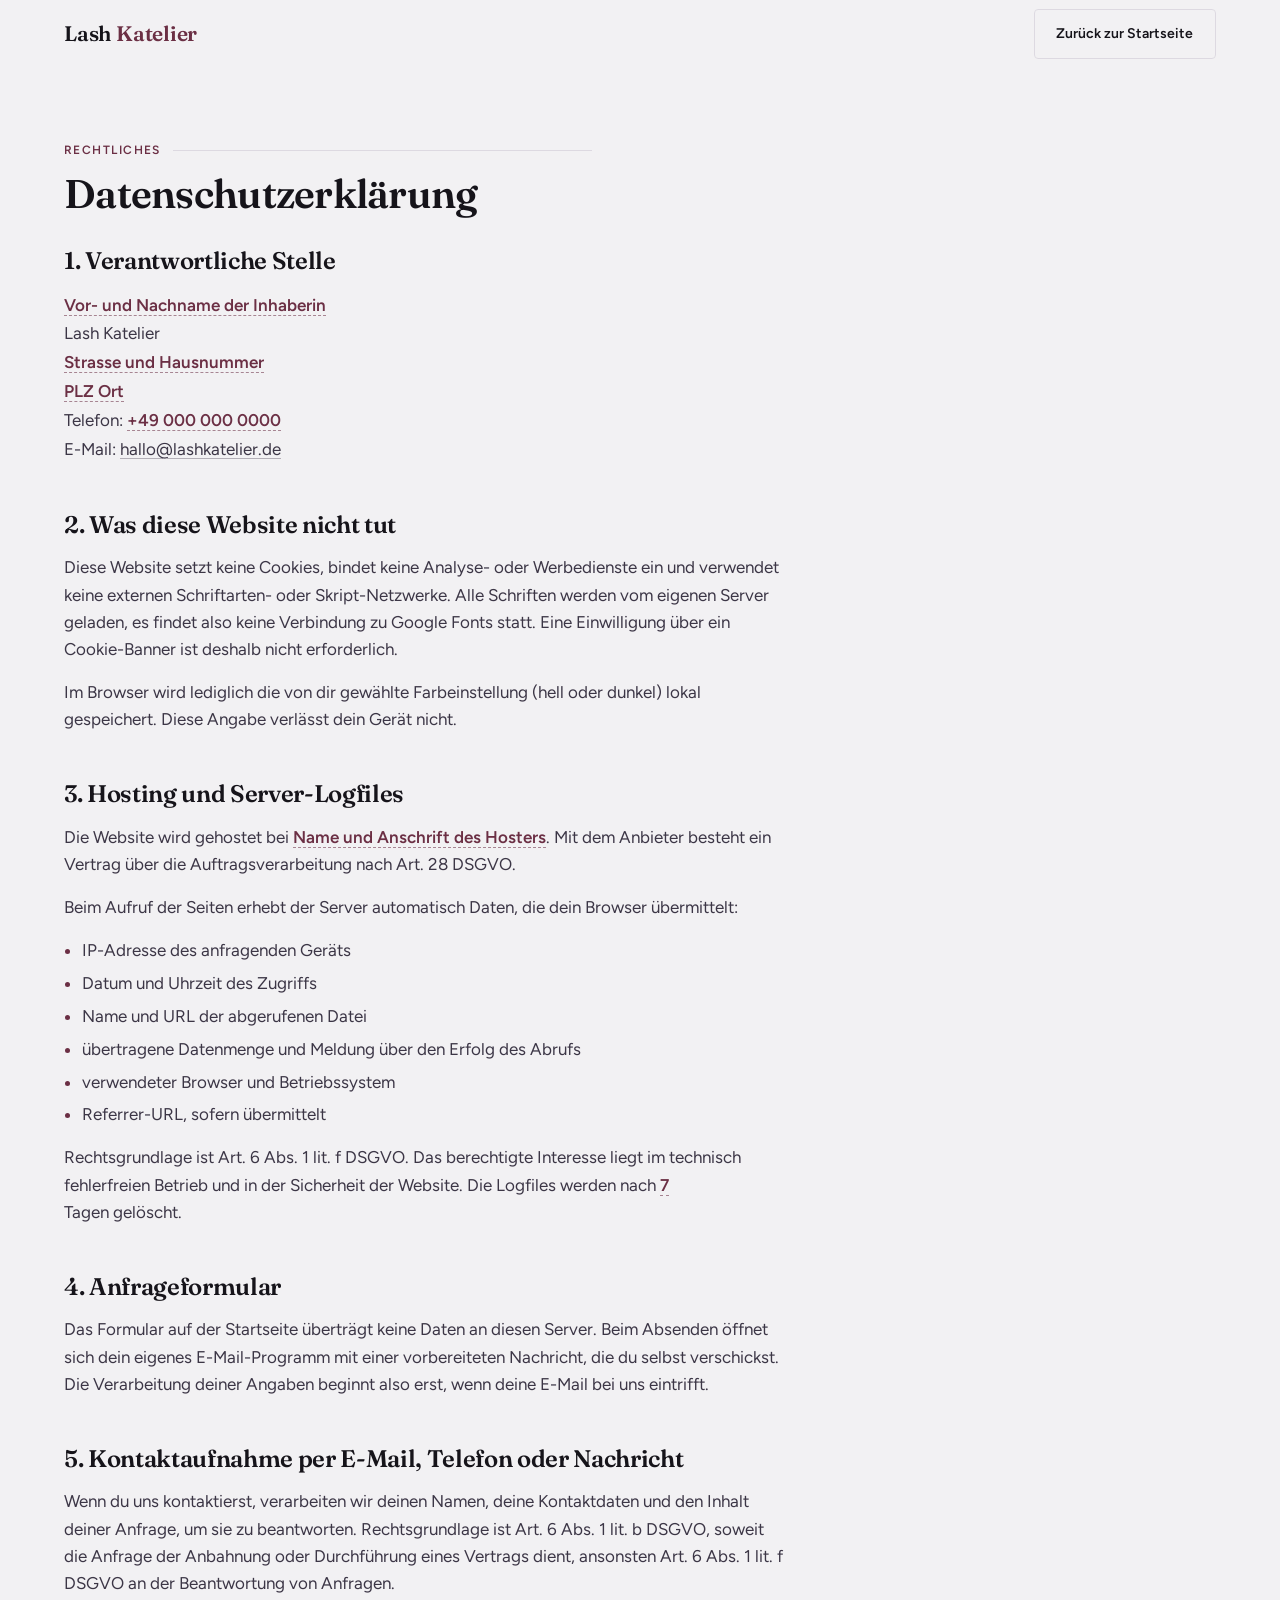
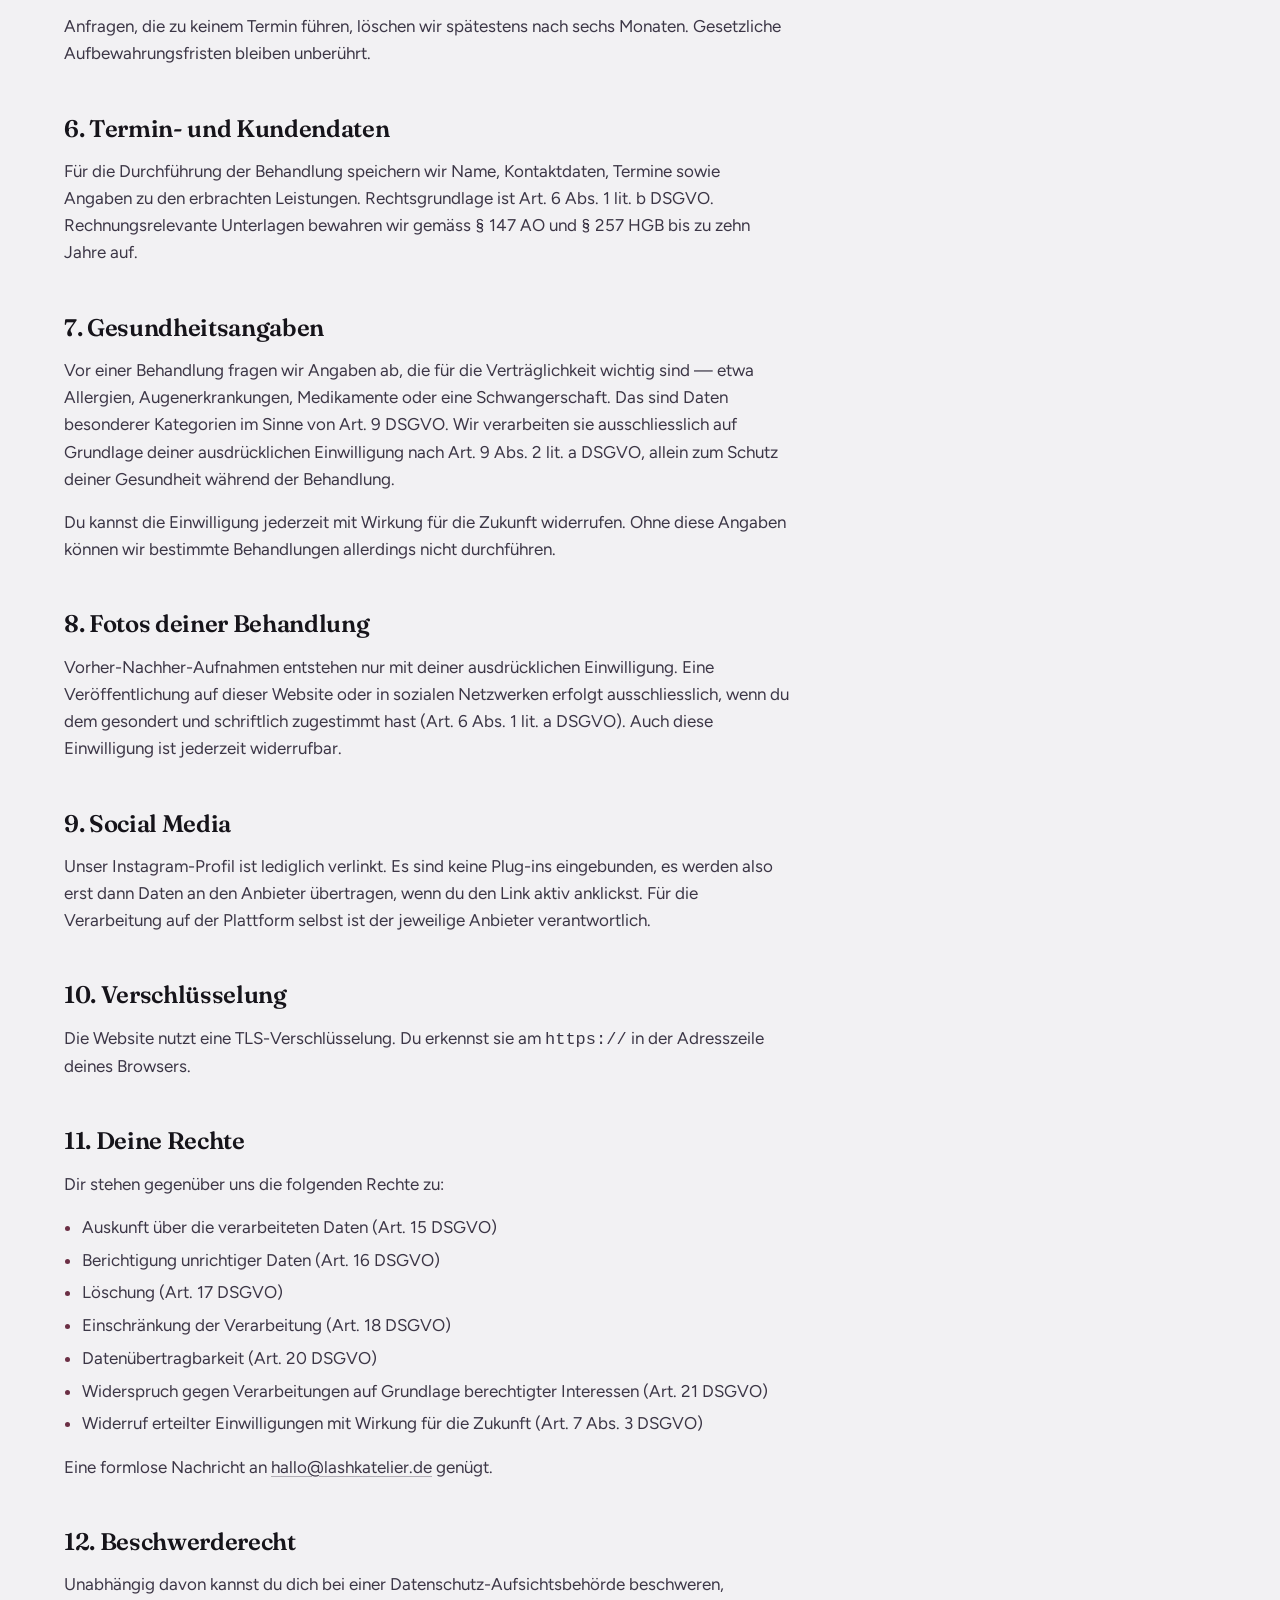
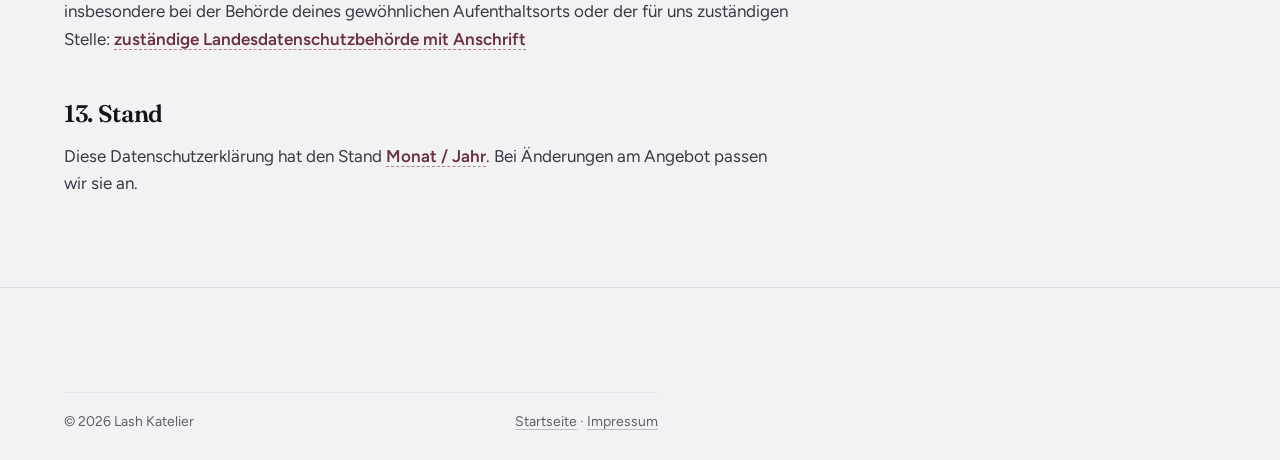
<file: datenschutz.html>
<!DOCTYPE html>
<!--
  VORLAGE — bitte an die tatsächlichen Verhältnisse anpassen.
  Alle mit <span class="todo"> markierten Stellen ersetzen und die Auszeichnung
  entfernen. Abschnitte zu Diensten, die nicht eingesetzt werden, löschen;
  neu hinzukommende Dienste (Buchungstool, Newsletter, Karte) ergänzen.
  Das ist eine Textvorlage und keine Rechtsberatung; im Zweifel prüfen lassen.
-->
<html lang="de">
  <head>
    <meta charset="utf-8" />
    <meta name="viewport" content="width=device-width, initial-scale=1" />
    <title>Datenschutz — Lash Katelier</title>
    <meta name="description" content="Datenschutzerklärung des Lash Katelier." />
    <meta name="robots" content="noindex" />
    <meta name="theme-color" content="#f2f1f3" media="(prefers-color-scheme: light)" />
    <meta name="theme-color" content="#131117" media="(prefers-color-scheme: dark)" />
    <link rel="icon" href="assets/favicon.svg" type="image/svg+xml" />
    <link rel="stylesheet" href="assets/css/fonts.css" />
    <link rel="stylesheet" href="assets/css/styles.css" />
    <script>
      try {
        var t = localStorage.getItem("lk-theme");
        if (t === "dark" || t === "light")
          document.documentElement.setAttribute("data-theme", t);
      } catch (e) {}
    </script>
  </head>

  <body>
    <a class="skip-link" href="#main">Zum Inhalt springen</a>

    <header class="site-header">
      <div class="shell site-header__inner">
        <a class="wordmark" href="index.html">Lash <span>Katelier</span></a>
        <div class="header-tools">
          <a class="btn btn--ghost" href="index.html">Zurück zur Startseite</a>
        </div>
      </div>
    </header>

    <main id="main">
      <div class="shell page-head">
        <p class="label">Rechtliches</p>
        <h1 style="font-size: var(--t-h2); margin-top: 0.75rem">
          Datenschutzerklärung
        </h1>
      </div>

      <div class="shell" style="padding-bottom: var(--band-space)">
        <div class="prose">
          <h2 style="margin-top: 0">1. Verantwortliche Stelle</h2>
          <address>
            <span class="todo">Vor- und Nachname der Inhaberin</span><br />
            Lash Katelier<br />
            <span class="todo">Strasse und Hausnummer</span><br />
            <span class="todo">PLZ Ort</span><br />
            Telefon: <span class="todo">+49 000 000 0000</span><br />
            E-Mail:
            <a href="mailto:hallo@lashkatelier.de">hallo@lashkatelier.de</a>
          </address>

          <h2>2. Was diese Website nicht tut</h2>
          <p>
            Diese Website setzt keine Cookies, bindet keine Analyse- oder
            Werbedienste ein und verwendet keine externen Schriftarten- oder
            Skript-Netzwerke. Alle Schriften werden vom eigenen Server geladen,
            es findet also keine Verbindung zu Google Fonts statt. Eine
            Einwilligung über ein Cookie-Banner ist deshalb nicht erforderlich.
          </p>
          <p>
            Im Browser wird lediglich die von dir gewählte Farbeinstellung
            (hell oder dunkel) lokal gespeichert. Diese Angabe verlässt dein
            Gerät nicht.
          </p>

          <h2>3. Hosting und Server-Logfiles</h2>
          <p>
            Die Website wird gehostet bei
            <span class="todo">Name und Anschrift des Hosters</span>. Mit dem
            Anbieter besteht ein Vertrag über die Auftragsverarbeitung nach
            Art. 28 DSGVO.
          </p>
          <p>
            Beim Aufruf der Seiten erhebt der Server automatisch Daten, die
            dein Browser übermittelt:
          </p>
          <ul>
            <li>IP-Adresse des anfragenden Geräts</li>
            <li>Datum und Uhrzeit des Zugriffs</li>
            <li>Name und URL der abgerufenen Datei</li>
            <li>übertragene Datenmenge und Meldung über den Erfolg des Abrufs</li>
            <li>verwendeter Browser und Betriebssystem</li>
            <li>Referrer-URL, sofern übermittelt</li>
          </ul>
          <p>
            Rechtsgrundlage ist Art. 6 Abs. 1 lit. f DSGVO. Das berechtigte
            Interesse liegt im technisch fehlerfreien Betrieb und in der
            Sicherheit der Website. Die Logfiles werden nach
            <span class="todo">7</span> Tagen gelöscht.
          </p>

          <h2>4. Anfrageformular</h2>
          <p>
            Das Formular auf der Startseite überträgt keine Daten an diesen
            Server. Beim Absenden öffnet sich dein eigenes E-Mail-Programm mit
            einer vorbereiteten Nachricht, die du selbst verschickst. Die
            Verarbeitung deiner Angaben beginnt also erst, wenn deine E-Mail bei
            uns eintrifft.
          </p>

          <h2>5. Kontaktaufnahme per E-Mail, Telefon oder Nachricht</h2>
          <p>
            Wenn du uns kontaktierst, verarbeiten wir deinen Namen, deine
            Kontaktdaten und den Inhalt deiner Anfrage, um sie zu beantworten.
            Rechtsgrundlage ist Art. 6 Abs. 1 lit. b DSGVO, soweit die Anfrage
            der Anbahnung oder Durchführung eines Vertrags dient, ansonsten
            Art. 6 Abs. 1 lit. f DSGVO an der Beantwortung von Anfragen.
          </p>
          <p>
            Anfragen, die zu keinem Termin führen, löschen wir spätestens nach
            sechs Monaten. Gesetzliche Aufbewahrungsfristen bleiben unberührt.
          </p>

          <h2>6. Termin- und Kundendaten</h2>
          <p>
            Für die Durchführung der Behandlung speichern wir Name,
            Kontaktdaten, Termine sowie Angaben zu den erbrachten Leistungen.
            Rechtsgrundlage ist Art. 6 Abs. 1 lit. b DSGVO. Rechnungsrelevante
            Unterlagen bewahren wir gemäss § 147 AO und § 257 HGB bis zu zehn
            Jahre auf.
          </p>

          <h2>7. Gesundheitsangaben</h2>
          <p>
            Vor einer Behandlung fragen wir Angaben ab, die für die
            Verträglichkeit wichtig sind — etwa Allergien, Augenerkrankungen,
            Medikamente oder eine Schwangerschaft. Das sind Daten besonderer
            Kategorien im Sinne von Art. 9 DSGVO. Wir verarbeiten sie
            ausschliesslich auf Grundlage deiner ausdrücklichen Einwilligung
            nach Art. 9 Abs. 2 lit. a DSGVO, allein zum Schutz deiner
            Gesundheit während der Behandlung.
          </p>
          <p>
            Du kannst die Einwilligung jederzeit mit Wirkung für die Zukunft
            widerrufen. Ohne diese Angaben können wir bestimmte Behandlungen
            allerdings nicht durchführen.
          </p>

          <h2>8. Fotos deiner Behandlung</h2>
          <p>
            Vorher-Nachher-Aufnahmen entstehen nur mit deiner ausdrücklichen
            Einwilligung. Eine Veröffentlichung auf dieser Website oder in
            sozialen Netzwerken erfolgt ausschliesslich, wenn du dem gesondert
            und schriftlich zugestimmt hast (Art. 6 Abs. 1 lit. a DSGVO). Auch
            diese Einwilligung ist jederzeit widerrufbar.
          </p>

          <h2>9. Social Media</h2>
          <p>
            Unser Instagram-Profil ist lediglich verlinkt. Es sind keine
            Plug-ins eingebunden, es werden also erst dann Daten an den Anbieter
            übertragen, wenn du den Link aktiv anklickst. Für die Verarbeitung
            auf der Plattform selbst ist der jeweilige Anbieter verantwortlich.
          </p>

          <h2>10. Verschlüsselung</h2>
          <p>
            Die Website nutzt eine TLS-Verschlüsselung. Du erkennst sie am
            <code>https://</code> in der Adresszeile deines Browsers.
          </p>

          <h2>11. Deine Rechte</h2>
          <p>Dir stehen gegenüber uns die folgenden Rechte zu:</p>
          <ul>
            <li>Auskunft über die verarbeiteten Daten (Art. 15 DSGVO)</li>
            <li>Berichtigung unrichtiger Daten (Art. 16 DSGVO)</li>
            <li>Löschung (Art. 17 DSGVO)</li>
            <li>Einschränkung der Verarbeitung (Art. 18 DSGVO)</li>
            <li>Datenübertragbarkeit (Art. 20 DSGVO)</li>
            <li>
              Widerspruch gegen Verarbeitungen auf Grundlage berechtigter
              Interessen (Art. 21 DSGVO)
            </li>
            <li>
              Widerruf erteilter Einwilligungen mit Wirkung für die Zukunft
              (Art. 7 Abs. 3 DSGVO)
            </li>
          </ul>
          <p>
            Eine formlose Nachricht an
            <a href="mailto:hallo@lashkatelier.de">hallo@lashkatelier.de</a>
            genügt.
          </p>

          <h2>12. Beschwerderecht</h2>
          <p>
            Unabhängig davon kannst du dich bei einer Datenschutz-Aufsichts­behörde
            beschweren, insbesondere bei der Behörde deines gewöhnlichen
            Aufenthaltsorts oder der für uns zuständigen Stelle:
            <span class="todo">
              zuständige Landesdatenschutzbehörde mit Anschrift
            </span>
          </p>

          <h2>13. Stand</h2>
          <p>
            Diese Datenschutzerklärung hat den Stand
            <span class="todo">Monat / Jahr</span>. Bei Änderungen am Angebot
            passen wir sie an.
          </p>
        </div>
      </div>
    </main>

    <footer class="site-footer">
      <div class="shell">
        <p class="colophon">
          <span>© <span id="year">2026</span> Lash Katelier</span>
          <span>
            <a href="index.html">Startseite</a> ·
            <a href="impressum.html">Impressum</a>
          </span>
        </p>
      </div>
    </footer>

    <script src="assets/js/main.js" defer></script>
  </body>
</html>
</file>
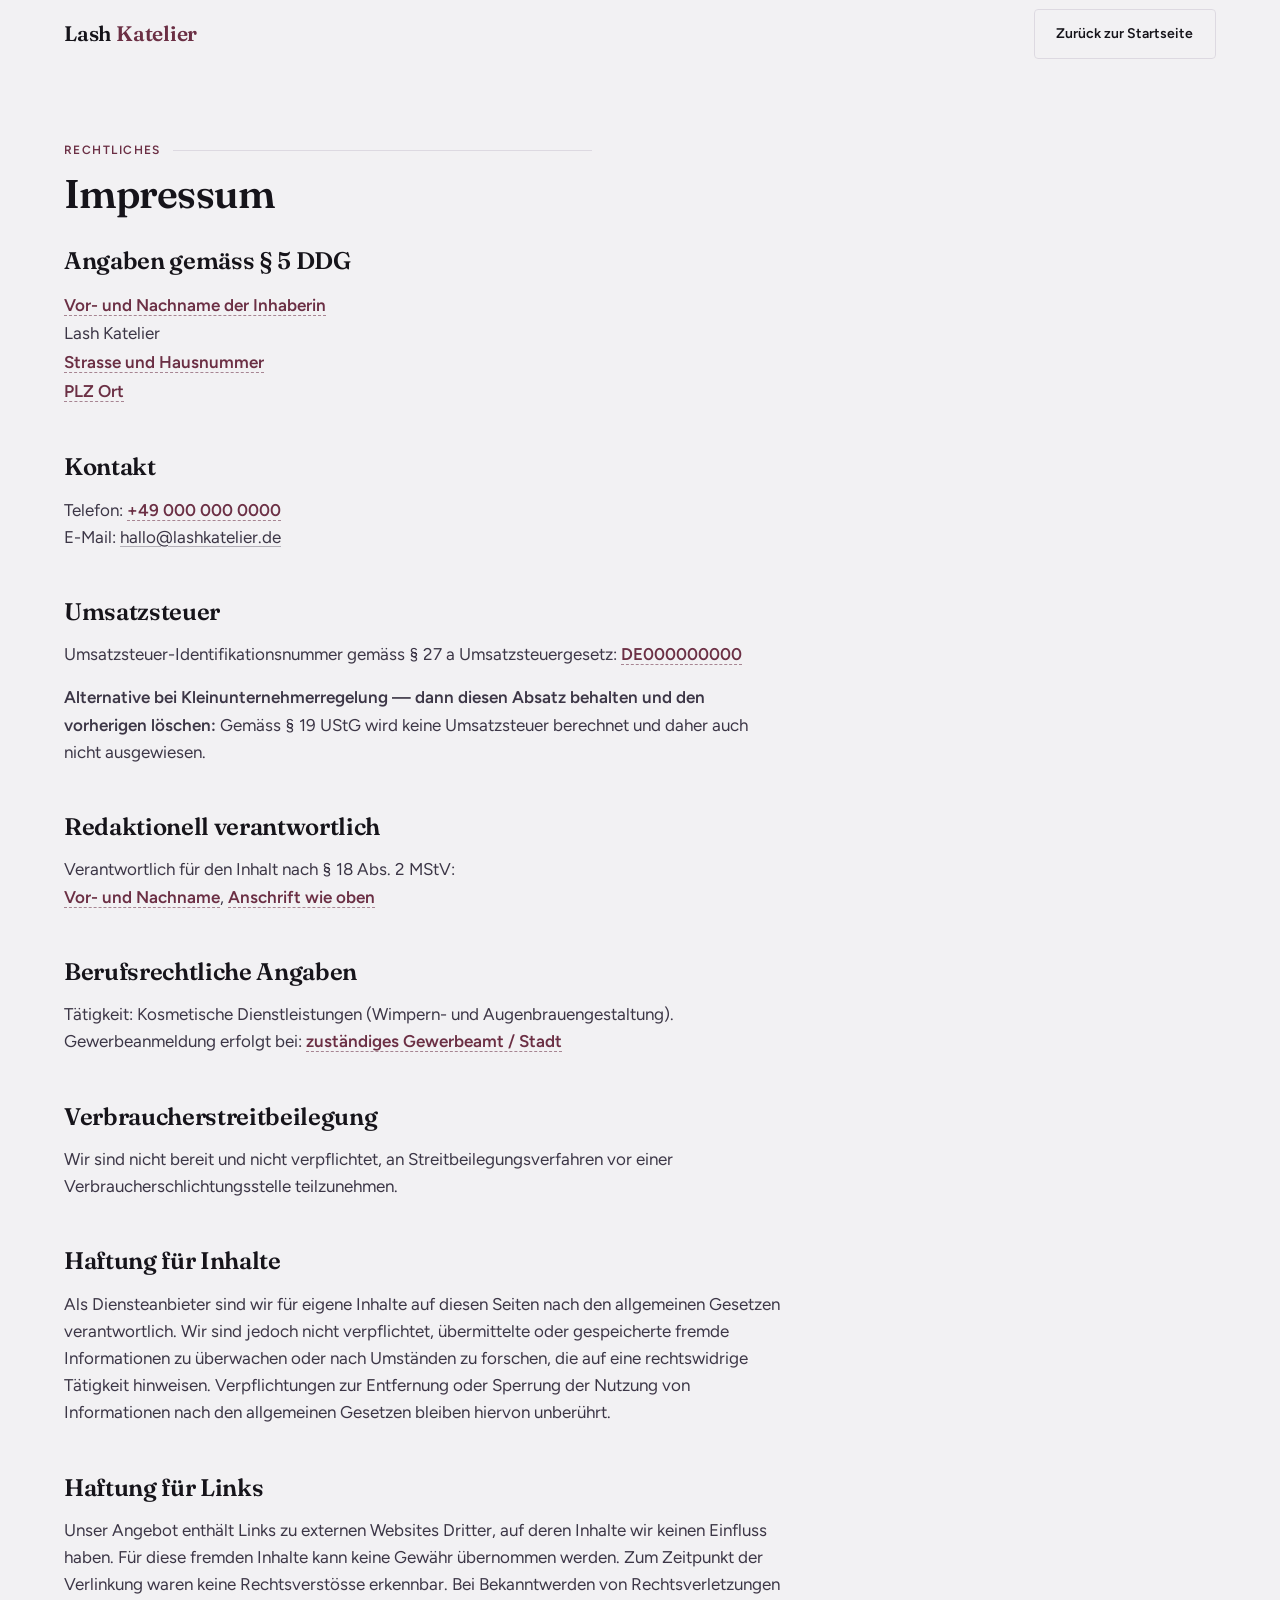
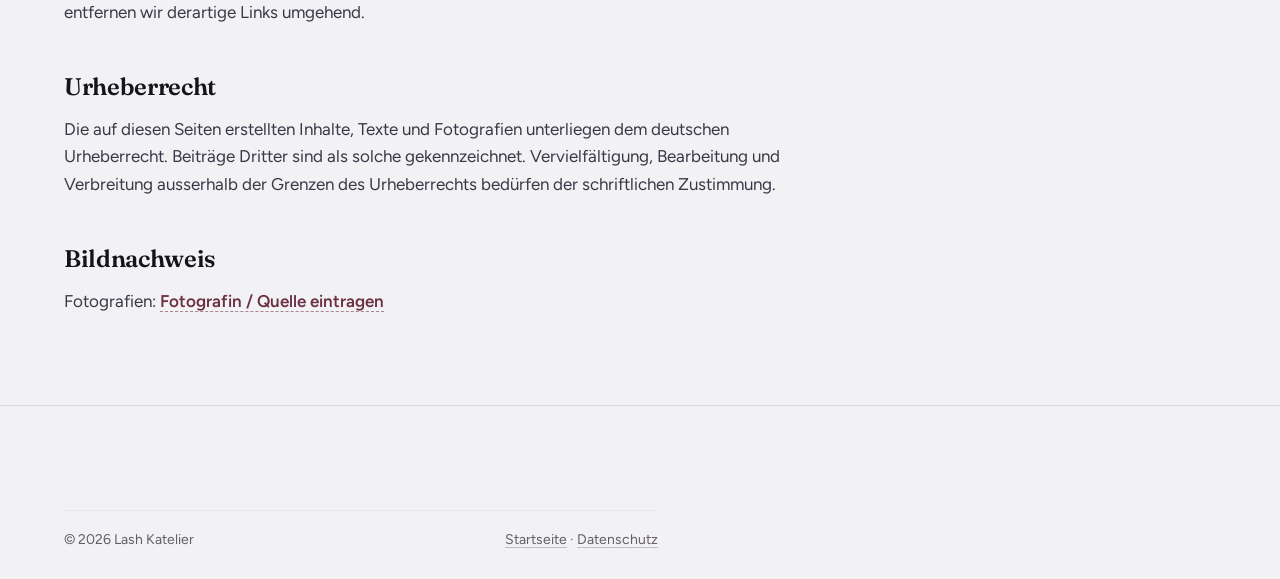
<file: impressum.html>
<!DOCTYPE html>
<!--
  VORLAGE — bitte vollständig ausfüllen.
  Alle mit <span class="todo"> markierten Stellen ersetzen und die Auszeichnung
  entfernen. Nicht zutreffende Abschnitte löschen.
  Das ist eine Textvorlage und keine Rechtsberatung; im Zweifel prüfen lassen.
-->
<html lang="de">
  <head>
    <meta charset="utf-8" />
    <meta name="viewport" content="width=device-width, initial-scale=1" />
    <title>Impressum — Lash Katelier</title>
    <meta name="description" content="Impressum und Anbieterkennzeichnung des Lash Katelier." />
    <meta name="robots" content="noindex" />
    <meta name="theme-color" content="#f2f1f3" media="(prefers-color-scheme: light)" />
    <meta name="theme-color" content="#131117" media="(prefers-color-scheme: dark)" />
    <link rel="icon" href="assets/favicon.svg" type="image/svg+xml" />
    <link rel="stylesheet" href="assets/css/fonts.css" />
    <link rel="stylesheet" href="assets/css/styles.css" />
    <script>
      try {
        var t = localStorage.getItem("lk-theme");
        if (t === "dark" || t === "light")
          document.documentElement.setAttribute("data-theme", t);
      } catch (e) {}
    </script>
  </head>

  <body>
    <a class="skip-link" href="#main">Zum Inhalt springen</a>

    <header class="site-header">
      <div class="shell site-header__inner">
        <a class="wordmark" href="index.html">Lash <span>Katelier</span></a>
        <div class="header-tools">
          <a class="btn btn--ghost" href="index.html">Zurück zur Startseite</a>
        </div>
      </div>
    </header>

    <main id="main">
      <div class="shell page-head">
        <p class="label">Rechtliches</p>
        <h1 style="font-size: var(--t-h2); margin-top: 0.75rem">Impressum</h1>
      </div>

      <div class="shell" style="padding-bottom: var(--band-space)">
        <div class="prose">
          <h2 style="margin-top: 0">Angaben gemäss § 5 DDG</h2>
          <address>
            <span class="todo">Vor- und Nachname der Inhaberin</span><br />
            Lash Katelier<br />
            <span class="todo">Strasse und Hausnummer</span><br />
            <span class="todo">PLZ Ort</span>
          </address>

          <h2>Kontakt</h2>
          <p>
            Telefon: <span class="todo">+49 000 000 0000</span><br />
            E-Mail:
            <a href="mailto:hallo@lashkatelier.de">hallo@lashkatelier.de</a>
          </p>

          <h2>Umsatzsteuer</h2>
          <p>
            Umsatzsteuer-Identifikationsnummer gemäss § 27 a
            Umsatzsteuergesetz: <span class="todo">DE000000000</span>
          </p>
          <p>
            <em
              >Alternative bei Kleinunternehmerregelung — dann diesen Absatz
              behalten und den vorherigen löschen:</em
            >
            Gemäss § 19 UStG wird keine Umsatzsteuer berechnet und daher auch
            nicht ausgewiesen.
          </p>

          <h2>Redaktionell verantwortlich</h2>
          <p>
            Verantwortlich für den Inhalt nach § 18 Abs. 2 MStV:<br />
            <span class="todo">Vor- und Nachname</span>,
            <span class="todo">Anschrift wie oben</span>
          </p>

          <h2>Berufsrechtliche Angaben</h2>
          <p>
            Tätigkeit: Kosmetische Dienstleistungen (Wimpern- und
            Augenbrauengestaltung).<br />
            Gewerbeanmeldung erfolgt bei:
            <span class="todo">zuständiges Gewerbeamt / Stadt</span>
          </p>

          <h2>Verbraucherstreitbeilegung</h2>
          <p>
            Wir sind nicht bereit und nicht verpflichtet, an
            Streitbeilegungsverfahren vor einer
            Verbraucherschlichtungsstelle teilzunehmen.
          </p>

          <h2>Haftung für Inhalte</h2>
          <p>
            Als Diensteanbieter sind wir für eigene Inhalte auf diesen Seiten
            nach den allgemeinen Gesetzen verantwortlich. Wir sind jedoch nicht
            verpflichtet, übermittelte oder gespeicherte fremde Informationen
            zu überwachen oder nach Umständen zu forschen, die auf eine
            rechtswidrige Tätigkeit hinweisen. Verpflichtungen zur Entfernung
            oder Sperrung der Nutzung von Informationen nach den allgemeinen
            Gesetzen bleiben hiervon unberührt.
          </p>

          <h2>Haftung für Links</h2>
          <p>
            Unser Angebot enthält Links zu externen Websites Dritter, auf deren
            Inhalte wir keinen Einfluss haben. Für diese fremden Inhalte kann
            keine Gewähr übernommen werden. Zum Zeitpunkt der Verlinkung waren
            keine Rechtsverstösse erkennbar. Bei Bekanntwerden von
            Rechtsverletzungen entfernen wir derartige Links umgehend.
          </p>

          <h2>Urheberrecht</h2>
          <p>
            Die auf diesen Seiten erstellten Inhalte, Texte und Fotografien
            unterliegen dem deutschen Urheberrecht. Beiträge Dritter sind als
            solche gekennzeichnet. Vervielfältigung, Bearbeitung und Verbreitung
            ausserhalb der Grenzen des Urheberrechts bedürfen der schriftlichen
            Zustimmung.
          </p>

          <h2>Bildnachweis</h2>
          <p>
            Fotografien: <span class="todo">Fotografin / Quelle eintragen</span>
          </p>
        </div>
      </div>
    </main>

    <footer class="site-footer">
      <div class="shell">
        <p class="colophon">
          <span>© <span id="year">2026</span> Lash Katelier</span>
          <span>
            <a href="index.html">Startseite</a> ·
            <a href="datenschutz.html">Datenschutz</a>
          </span>
        </p>
      </div>
    </footer>

    <script src="assets/js/main.js" defer></script>
  </body>
</html>
</file>
<file: assets/css/fonts.css>
/* ==========================================================================
   Lash Katelier — Schriften, lokal ausgeliefert

   Zwei Familien, beide variabel:
     Fraunces  Überschriften und Zahlen mit Charakter
     Figtree   Lauftext, Labels, Bedienelemente

   Es wird KEIN Google-Fonts-CDN eingebunden: Die Dateien liegen unter
   /assets/fonts und werden vom eigenen Server geladen. Damit fliesst keine
   IP-Adresse der Besucherinnen an Dritte (LG München I, 3 O 17493/20).

   Kursive Schnitte sind bewusst nicht dabei — sie kosteten 152 KB und wurden
   nur für zwei Wörter gebraucht. Betonung läuft über Farbe und Gewicht.
   Sollte doch einmal <em> im Text stehen, verhindert font-synthesis-style
   in styles.css eine schief gerechnete Fälschung.
   ========================================================================== */

/* Fraunces — variabel, Achsen: opsz 9..144, wght 400..700 */
@font-face {
  font-family: "Fraunces";
  font-style: normal;
  font-weight: 400 700;
  font-display: swap;
  src: url("../fonts/fraunces-latin.woff2") format("woff2");
  unicode-range: U+0000-00FF, U+0131, U+0152-0153, U+02BB-02BC, U+02C6, U+02DA,
    U+02DC, U+0304, U+0308, U+0329, U+2000-206F, U+20AC, U+2122, U+2191, U+2193,
    U+2212, U+2215, U+FEFF, U+FFFD;
}
@font-face {
  font-family: "Fraunces";
  font-style: normal;
  font-weight: 400 700;
  font-display: swap;
  src: url("../fonts/fraunces-latin-ext.woff2") format("woff2");
  unicode-range: U+0100-02BA, U+02BD-02C5, U+02C7-02CC, U+02CE-02D7,
    U+02DD-02FF, U+0304, U+0308, U+0329, U+1D00-1DBF, U+1E00-1E9F, U+1EF2-1EFF,
    U+2020, U+20A0-20AB, U+20AD-20C0, U+2113, U+2C60-2C7F, U+A720-A7FF;
}

/* Figtree — variabel, Achse: wght 400..700 */
@font-face {
  font-family: "Figtree";
  font-style: normal;
  font-weight: 400 700;
  font-display: swap;
  src: url("../fonts/figtree-latin.woff2") format("woff2");
  unicode-range: U+0000-00FF, U+0131, U+0152-0153, U+02BB-02BC, U+02C6, U+02DA,
    U+02DC, U+0304, U+0308, U+0329, U+2000-206F, U+20AC, U+2122, U+2191, U+2193,
    U+2212, U+2215, U+FEFF, U+FFFD;
}
@font-face {
  font-family: "Figtree";
  font-style: normal;
  font-weight: 400 700;
  font-display: swap;
  src: url("../fonts/figtree-latin-ext.woff2") format("woff2");
  unicode-range: U+0100-02BA, U+02BD-02C5, U+02C7-02CC, U+02CE-02D7,
    U+02DD-02FF, U+0304, U+0308, U+0329, U+1D00-1DBF, U+1E00-1E9F, U+1EF2-1EFF,
    U+2020, U+20A0-20AB, U+20AD-20C0, U+2113, U+2C60-2C7F, U+A720-A7FF;
}
</file>
<file: assets/css/styles.css>
/* ==========================================================================
   Lash Katelier

   Zwei Schriften, eine Akzentfarbe, klare Blöcke. Hierarchie entsteht über
   Schriftgewicht und Fläche, nicht über einen dritten Schriftwechsel.

   Inhaltsverzeichnis
     01  Tokens
     02  Reset & Basis
     03  Typografie
     04  Layout & Abschnitte
     05  Flächen: Karten und Tafeln
     06  Buttons & Links
     07  Kopfzeile & Navigation
     08  Hero & Lash Map
     09  Leistungen
     10  Preisliste
     11  Ablauf
     12  Pflege
     13  Atelier & Bildrahmen
     14  FAQ
     15  Kontakt & Formular
     16  Fusszeile
     17  Rechtstexte
     18  Bewegung
   ========================================================================== */

/* 01 — Tokens ============================================================= */

:root {
  /* Porzellan mit minimalem Violettstich, Granat als einziger Akzent */
  --porcelain: #f2f1f3;
  --paper: #ffffff;
  --paper-sunk: #eae8ec;
  --ink: #16141a;
  --ink-soft: #3c3646;
  --graphite: #635d6a;
  --hairline: #ddd9e1;
  --hairline-soft: #e9e6eb;
  --garnet: #6b2f44;
  --garnet-hover: #552536;
  --garnet-tint: #f0e5e9;
  --on-garnet: #fdfafb;

  --bg: var(--porcelain);
  --surface: var(--paper);
  --text: var(--ink);
  --text-body: var(--ink-soft);
  --text-muted: var(--graphite);
  --accent: var(--garnet);
  --accent-tint: var(--garnet-tint);
  --shadow: 0 1px 2px rgba(22, 20, 26, 0.03), 0 10px 28px rgba(22, 20, 26, 0.05);

  /* Schrift: Fraunces für Überschriften und Zahlen, Figtree für alles andere */
  --font-display: "Fraunces", Georgia, "Times New Roman", serif;
  --font-sans: "Figtree", system-ui, -apple-system, "Segoe UI", Roboto,
    sans-serif;

  /* Typo-Skala, Verhältnis ~1.25 */
  --t-label: 0.75rem;
  --t-small: 0.875rem;
  --t-body: clamp(1rem, 0.97rem + 0.14vw, 1.0625rem);
  --t-lede: clamp(1.0625rem, 1rem + 0.3vw, 1.25rem);
  --t-h3: clamp(1.1875rem, 1.12rem + 0.3vw, 1.375rem);
  --t-h2: clamp(1.75rem, 1.42rem + 1.4vw, 2.5rem);
  /* Gemessen: "Millimeterarbeit" ist in Fraunces 600 genau 6,25 × den
     Schriftgrad breit. Bei 76 px sind das 475 px und passt damit in die
     544 px breite Hero-Spalte. Wer die Überschrift ändert, prüft das neu. */
  --t-h1: clamp(2.375rem, 1.6rem + 3.6vw, 4.75rem);

  /* Raster */
  --shell: 72rem;
  --measure: 66ch;
  --band-space: clamp(3.5rem, 7vw, 6rem);
  --radius: 4px;
}

@media (prefers-color-scheme: dark) {
  :root:not([data-theme="light"]) {
    --porcelain: #131117;
    --paper: #1c1922;
    --paper-sunk: #0f0d13;
    --ink: #efecf2;
    --ink-soft: #d2ccd9;
    --graphite: #9c95a3;
    --hairline: #302b38;
    --hairline-soft: #262130;
    --garnet: #c98b9d;
    --garnet-hover: #dda5b5;
    --garnet-tint: #2b1d24;
    --on-garnet: #161013;
    --shadow: 0 1px 2px rgba(0, 0, 0, 0.4), 0 14px 36px rgba(0, 0, 0, 0.3);
  }
}

:root[data-theme="dark"] {
  --porcelain: #131117;
  --paper: #1c1922;
  --paper-sunk: #0f0d13;
  --ink: #efecf2;
  --ink-soft: #d2ccd9;
  --graphite: #9c95a3;
  --hairline: #302b38;
  --hairline-soft: #262130;
  --garnet: #c98b9d;
  --garnet-hover: #dda5b5;
  --garnet-tint: #2b1d24;
  --on-garnet: #161013;
  --shadow: 0 1px 2px rgba(0, 0, 0, 0.4), 0 14px 36px rgba(0, 0, 0, 0.3);
}

/* 02 — Reset & Basis ====================================================== */

*,
*::before,
*::after {
  box-sizing: border-box;
}

html {
  -webkit-text-size-adjust: 100%;
  scroll-behavior: smooth;
  scroll-padding-top: 5.5rem;
}

body {
  margin: 0;
  background: var(--bg);
  color: var(--text-body);
  font-family: var(--font-sans);
  font-size: var(--t-body);
  line-height: 1.6;
  /* Es sind keine kursiven Schnitte geladen — keine gefälschte Schräge. */
  font-synthesis: none;
  -webkit-font-smoothing: antialiased;
}

img,
svg {
  display: block;
  max-width: 100%;
}

img {
  height: auto;
}

/* Der Browser gibt <figure> von sich aus 40 px Seitenrand und <dl>/<dd> einen
   Aussenabstand — beides würde das Raster auseinandertreiben. */
figure,
blockquote,
dl,
dd {
  margin: 0;
}

a {
  color: inherit;
  text-decoration-color: color-mix(in srgb, currentColor 35%, transparent);
  text-underline-offset: 0.2em;
  text-decoration-thickness: from-font;
}

a:hover {
  text-decoration-color: currentColor;
}

/* Betonung ohne Kursive: über Gewicht */
em,
i {
  font-style: normal;
  font-weight: 600;
}

:focus-visible {
  outline: 2px solid var(--accent);
  outline-offset: 3px;
  border-radius: 2px;
}

::selection {
  background: var(--accent);
  color: var(--on-garnet);
}

/* 03 — Typografie ========================================================= */

h1,
h2,
h3,
h4 {
  font-family: var(--font-display);
  font-optical-sizing: auto;
  color: var(--text);
  line-height: 1.1;
  text-wrap: balance;
  overflow-wrap: break-word;
  /* text-wrap: balance würde sonst weiche Trennstellen (&shy;) auch dann
     heranziehen, wenn das Wort in die Zeile passt. */
  hyphens: none;
  margin: 0;
}

@media (max-width: 30em) {
  h1,
  h2,
  h3 {
    hyphens: auto;
  }
}

h1 {
  font-size: var(--t-h1);
  font-weight: 600;
  letter-spacing: -0.018em;
}

h2 {
  font-size: var(--t-h2);
  font-weight: 600;
  letter-spacing: -0.014em;
}

h3 {
  font-size: var(--t-h3);
  font-weight: 600;
  letter-spacing: -0.008em;
  line-height: 1.25;
}

p {
  margin: 0;
  max-width: var(--measure);
  text-wrap: pretty;
}

/* Abschnittsmarke: Nummer, Name, Linie — steht im Textfluss und ist damit
   auch auf dem Telefon sichtbar. */
.label {
  display: flex;
  align-items: center;
  gap: 0.75rem;
  margin: 0;
  font-size: var(--t-label);
  font-weight: 600;
  letter-spacing: 0.12em;
  text-transform: uppercase;
  color: var(--accent);
}

.label::after {
  content: "";
  flex: 1 1 auto;
  height: 1px;
  background: var(--hairline);
}

.label--plain::after {
  content: none;
}

.label__num {
  font-variant-numeric: tabular-nums;
  opacity: 0.65;
}

.lede {
  font-size: var(--t-lede);
  line-height: 1.55;
  color: var(--text-muted);
  max-width: 52ch;
}

.note {
  font-size: var(--t-small);
  color: var(--text-muted);
}

.skip-link {
  position: absolute;
  left: 1rem;
  top: -4rem;
  z-index: 100;
  padding: 0.6rem 1rem;
  background: var(--accent);
  color: var(--on-garnet);
  font-size: var(--t-small);
  font-weight: 600;
  transition: top 0.18s ease;
}

.skip-link:focus {
  top: 1rem;
}

/* Noch auszufüllende Stellen: erkennbar, aber ruhig */
.todo {
  color: var(--accent);
  font-weight: 600;
  border-bottom: 1px dashed color-mix(in srgb, var(--accent) 55%, transparent);
}

/* 04 — Layout & Abschnitte ================================================ */

.shell {
  width: min(100% - 2.5rem, var(--shell));
  margin-inline: auto;
}

@media (min-width: 48em) {
  .shell {
    width: min(100% - 5rem, var(--shell));
  }
}

.band {
  padding-block: var(--band-space);
}

.band--sunk {
  background: var(--paper-sunk);
}

/* Kopf eines Abschnitts: Marke, Überschrift, Vorspann */
.band__head {
  display: flex;
  flex-direction: column;
  gap: 0.9rem;
  margin-bottom: clamp(2rem, 4vw, 3rem);
}

.band__head h2 {
  max-width: 30ch;
}

.stack {
  display: flex;
  flex-direction: column;
  gap: 1rem;
}

.prose-block {
  display: flex;
  flex-direction: column;
  gap: 1rem;
}

/* 05 — Flächen: Karten und Tafeln ========================================= */

.card {
  display: flex;
  flex-direction: column;
  gap: 0.75rem;
  padding: clamp(1.25rem, 2.4vw, 1.75rem);
  background: var(--surface);
  border: 1px solid var(--hairline);
  border-radius: var(--radius);
}

.panel {
  padding: clamp(1.5rem, 3vw, 2.5rem);
  background: var(--surface);
  border: 1px solid var(--hairline);
  border-radius: var(--radius);
}

/* Kennzahlen am Fuss einer Karte: Bezeichnung links, Wert rechts */
.meta {
  display: grid;
  gap: 0.45rem;
  margin: auto 0 0;
  padding-top: 1rem;
  border-top: 1px solid var(--hairline-soft);
}

.meta > div {
  display: flex;
  align-items: baseline;
  justify-content: space-between;
  gap: 1rem;
}

.meta dt {
  font-size: var(--t-small);
  color: var(--text-muted);
}

.meta dd {
  margin: 0;
  font-size: var(--t-small);
  font-weight: 600;
  color: var(--text);
  font-variant-numeric: tabular-nums;
  text-align: right;
}

/* 06 — Buttons & Links ==================================================== */

.btn {
  --btn-bg: transparent;
  --btn-fg: var(--text);
  --btn-line: var(--hairline);
  display: inline-flex;
  align-items: center;
  gap: 0.5rem;
  padding: 0.8rem 1.35rem;
  background: var(--btn-bg);
  color: var(--btn-fg);
  border: 1px solid var(--btn-line);
  border-radius: var(--radius);
  font-family: inherit;
  font-size: var(--t-small);
  font-weight: 600;
  text-decoration: none;
  cursor: pointer;
  transition: background-color 0.2s ease, color 0.2s ease,
    border-color 0.2s ease;
}

.btn--solid {
  --btn-bg: var(--accent);
  --btn-fg: var(--on-garnet);
  --btn-line: var(--accent);
}

.btn--solid:hover {
  --btn-bg: var(--garnet-hover);
  --btn-line: var(--garnet-hover);
}

.btn--ghost:hover {
  --btn-line: var(--text);
}

.btn__arrow {
  transition: transform 0.2s ease;
}

.btn:hover .btn__arrow {
  transform: translateX(3px);
}

.btn-row {
  display: flex;
  flex-wrap: wrap;
  gap: 0.75rem;
  align-items: center;
}

.icon-btn {
  display: inline-grid;
  place-items: center;
  width: 2.5rem;
  height: 2.5rem;
  padding: 0;
  background: transparent;
  border: 1px solid var(--hairline);
  border-radius: var(--radius);
  color: var(--text);
  cursor: pointer;
  transition: border-color 0.2s ease, color 0.2s ease;
}

.icon-btn:hover {
  border-color: var(--text);
  color: var(--accent);
}

/* 07 — Kopfzeile & Navigation ============================================= */

.site-header {
  position: sticky;
  top: 0;
  z-index: 50;
  background: color-mix(in srgb, var(--bg) 90%, transparent);
  backdrop-filter: blur(14px);
  border-bottom: 1px solid transparent;
  transition: border-color 0.25s ease;
}

.site-header.is-stuck {
  border-bottom-color: var(--hairline);
}

.site-header__inner {
  display: flex;
  align-items: center;
  justify-content: space-between;
  gap: 1rem;
  min-height: 4.25rem;
}

.wordmark {
  font-family: var(--font-display);
  font-optical-sizing: auto;
  font-size: 1.3125rem;
  font-weight: 600;
  letter-spacing: -0.01em;
  color: var(--text);
  text-decoration: none;
  white-space: nowrap;
}

.wordmark span {
  color: var(--accent);
}

.nav {
  display: none;
}

@media (min-width: 56em) {
  .nav {
    display: flex;
    align-items: center;
    gap: clamp(1.25rem, 2.2vw, 2rem);
  }
}

.nav__link {
  position: relative;
  font-size: var(--t-small);
  font-weight: 500;
  color: var(--text-muted);
  text-decoration: none;
  padding-block: 0.35rem;
  transition: color 0.2s ease;
}

.nav__link::after {
  content: "";
  position: absolute;
  left: 0;
  right: 0;
  bottom: 0;
  height: 2px;
  background: var(--accent);
  transform: scaleX(0);
  transform-origin: left;
  transition: transform 0.25s ease;
}

.nav__link:hover,
.nav__link.is-active {
  color: var(--text);
}

.nav__link:hover::after,
.nav__link.is-active::after {
  transform: scaleX(1);
}

.header-tools {
  display: flex;
  align-items: center;
  gap: 0.5rem;
}

.header-tools .btn {
  display: none;
}

@media (min-width: 48em) {
  .header-tools .btn {
    display: inline-flex;
  }
}

.nav-toggle {
  display: inline-grid;
}

@media (min-width: 56em) {
  .nav-toggle {
    display: none;
  }
}

.theme-toggle__sun {
  display: none;
}

:root[data-theme="dark"] .theme-toggle__sun {
  display: block;
}

:root[data-theme="dark"] .theme-toggle__moon {
  display: none;
}

@media (prefers-color-scheme: dark) {
  :root:not([data-theme="light"]) .theme-toggle__sun {
    display: block;
  }

  :root:not([data-theme="light"]) .theme-toggle__moon {
    display: none;
  }
}

.mobile-nav {
  display: grid;
  grid-template-rows: 0fr;
  overflow: hidden;
  border-top: 1px solid transparent;
  transition: grid-template-rows 0.32s ease, border-color 0.32s ease;
}

.mobile-nav.is-open {
  grid-template-rows: 1fr;
  border-top-color: var(--hairline);
}

.mobile-nav__inner {
  min-height: 0;
}

.mobile-nav__list {
  list-style: none;
  margin: 0;
  padding: 0.75rem 0 1.5rem;
  display: flex;
  flex-direction: column;
}

.mobile-nav__list a {
  display: flex;
  justify-content: space-between;
  align-items: baseline;
  gap: 1rem;
  padding: 0.8rem 0;
  border-bottom: 1px solid var(--hairline-soft);
  color: var(--text);
  font-size: 1.0625rem;
  font-weight: 500;
  text-decoration: none;
}

.mobile-nav__list span {
  font-size: var(--t-label);
  font-weight: 600;
  color: var(--accent);
  font-variant-numeric: tabular-nums;
  opacity: 0.7;
}

/* 08 — Hero & Lash Map ==================================================== */

.hero {
  padding-block: clamp(2.5rem, 5vw, 4.5rem) clamp(3rem, 6vw, 5rem);
}

.hero__grid {
  display: grid;
  gap: clamp(2.5rem, 5vw, 4rem);
  align-items: center;
}

@media (min-width: 56em) {
  .hero__grid {
    grid-template-columns: minmax(0, 1fr) minmax(0, 1fr);
  }
}

.hero__title {
  /* Der Zeilenfall steht im Markup, balance würde ihn überstimmen. */
  text-wrap: wrap;
  margin-block: 1.1rem 1.25rem;
}

.hero__title span {
  color: var(--accent);
}

.hero__meta {
  display: flex;
  flex-wrap: wrap;
  gap: 0.5rem;
  margin-top: 2rem;
  padding: 0;
  list-style: none;
}

.hero__meta li {
  padding: 0.35rem 0.75rem;
  border: 1px solid var(--hairline);
  border-radius: 100px;
  font-size: var(--t-small);
  color: var(--text-muted);
}

/* Die Lash Map: das Diagramm, das vor jedem Set gezeichnet wird */
.lashmap {
  margin: 0;
  padding: clamp(1rem, 2.2vw, 1.5rem);
  background: var(--surface);
  border: 1px solid var(--hairline);
  border-radius: var(--radius);
  box-shadow: var(--shadow);
}

.lashmap svg {
  width: 100%;
  height: auto;
  overflow: visible;
}

.lashmap__caption {
  display: flex;
  flex-wrap: wrap;
  justify-content: space-between;
  gap: 0.35rem 1rem;
  margin-top: 0.75rem;
  padding-top: 0.8rem;
  border-top: 1px solid var(--hairline-soft);
  font-size: var(--t-small);
  color: var(--text-muted);
}

.lashmap__caption b {
  font-weight: 600;
  color: var(--text);
}

.lm-lid {
  fill: none;
  stroke: var(--text);
  stroke-width: 1.6;
  stroke-linecap: round;
}

.lm-iris {
  fill: none;
  stroke: var(--text);
  stroke-width: 1.2;
  opacity: 0.45;
}

.lm-pupil {
  fill: var(--text);
  opacity: 0.12;
}

.lm-lash {
  stroke: var(--text);
  stroke-width: 1.15;
  stroke-linecap: round;
}

.lm-tick {
  stroke: var(--accent);
  stroke-width: 0.75;
  stroke-dasharray: 3 4;
  opacity: 0.45;
}

.lm-mm {
  font-family: var(--font-display);
  font-size: 16px;
  font-weight: 600;
  font-variant-numeric: tabular-nums;
  fill: var(--accent);
  text-anchor: middle;
}

.lm-axis {
  fill: none;
  stroke: var(--hairline);
  stroke-width: 1;
}

.lm-note {
  font-family: var(--font-sans);
  font-size: 12px;
  font-weight: 500;
  fill: var(--text-muted);
}

/* 09 — Leistungen ========================================================= */

.services {
  display: grid;
  gap: 1rem;
}

@media (min-width: 52em) {
  .services {
    grid-template-columns: repeat(3, minmax(0, 1fr));
  }
}

.service__text {
  color: var(--text-body);
  font-size: var(--t-small);
  line-height: 1.6;
  max-width: none;
}

/* Was in welcher Technik möglich ist — als Fliesstext, nicht als Datenblatt */
.service__detail {
  margin: 0;
  font-size: var(--t-small);
  color: var(--text-muted);
  max-width: none;
}

/* 10 — Preisliste ========================================================= */

.pricing {
  display: grid;
  gap: clamp(1.75rem, 3.5vw, 2.75rem);
}

@media (min-width: 52em) {
  .pricing {
    grid-template-columns: repeat(2, minmax(0, 1fr));
    column-gap: clamp(2.5rem, 5vw, 4rem);
  }
}

.price-group__title {
  margin: 0 0 0.35rem;
  padding-bottom: 0.6rem;
  border-bottom: 2px solid var(--accent);
  font-family: var(--font-display);
  font-optical-sizing: auto;
  font-size: 1.0625rem;
  font-weight: 600;
  color: var(--text);
}

.price-list {
  list-style: none;
  margin: 0;
  padding: 0;
}

/* Zeile: Bezeichnung — Punktführung — Betrag, Hinweis darunter */
.price-list li {
  display: grid;
  grid-template-columns: auto minmax(1.5rem, 1fr) auto;
  align-items: baseline;
  column-gap: 0.6rem;
  padding: 0.65rem 0;
  border-bottom: 1px solid var(--hairline-soft);
}

.price-list__note {
  grid-column: 1 / -1;
  padding-top: 0.1rem;
  font-size: var(--t-small);
  color: var(--text-muted);
  line-height: 1.4;
}

/* Leeres Element ohne Höhe: seine Grundlinie ist die Unterkante, die Punkte
   liegen damit genau auf der Schriftlinie von Bezeichnung und Betrag. */
.price-list__leader {
  align-self: baseline;
  height: 0;
  border-bottom: 1px dotted
    color-mix(in srgb, var(--text-muted) 45%, transparent);
}

.price-list__value {
  font-family: var(--font-display);
  font-optical-sizing: auto;
  font-weight: 600;
  font-variant-numeric: tabular-nums;
  color: var(--text);
  white-space: nowrap;
}

.price-note {
  grid-column: 1 / -1;
  margin-top: 0.5rem;
  font-size: var(--t-small);
  color: var(--text-muted);
  max-width: 72ch;
}

/* 11 — Ablauf (echte Reihenfolge, darum nummeriert) ======================= */

.steps {
  counter-reset: step;
  list-style: none;
  margin: 0;
  padding: 0;
  display: grid;
  gap: 1rem;
}

@media (min-width: 34em) {
  .steps {
    grid-template-columns: repeat(2, minmax(0, 1fr));
  }
}

@media (min-width: 52em) {
  .steps {
    grid-template-columns: repeat(3, minmax(0, 1fr));
  }
}

.steps li {
  counter-increment: step;
  display: flex;
  flex-direction: column;
  gap: 0.4rem;
  padding-top: 1rem;
  border-top: 2px solid var(--hairline);
}

.steps li::before {
  content: counter(step, decimal-leading-zero);
  font-family: var(--font-display);
  font-optical-sizing: auto;
  font-size: 0.9375rem;
  font-weight: 600;
  font-variant-numeric: tabular-nums;
  color: var(--accent);
}

.steps p {
  font-size: var(--t-small);
  color: var(--text-muted);
  line-height: 1.55;
}

/* 12 — Pflege ============================================================= */

.care {
  display: grid;
  gap: 1rem;
}

@media (min-width: 44em) {
  .care {
    grid-template-columns: repeat(2, minmax(0, 1fr));
  }
}

.care__list {
  list-style: none;
  margin: 0.25rem 0 0;
  padding: 0;
}

.care__list li {
  display: grid;
  grid-template-columns: 1.25rem minmax(0, 1fr);
  gap: 0.6rem;
  padding: 0.55rem 0;
  border-bottom: 1px solid var(--hairline-soft);
  font-size: var(--t-small);
  line-height: 1.5;
}

.care__list li:last-child {
  border-bottom: 0;
  padding-bottom: 0;
}

.care__list li::before {
  font-weight: 600;
  line-height: 1.5;
}

.care__list--do li::before {
  content: "✓";
  color: var(--accent);
}

.care__list--dont li::before {
  content: "✕";
  color: var(--text-muted);
}

/* 13 — Atelier & Bildrahmen =============================================== */

.studio {
  display: grid;
  gap: clamp(2rem, 4vw, 3rem);
  align-items: start;
}

@media (min-width: 52em) {
  .studio {
    grid-template-columns: minmax(0, 1fr) minmax(0, 0.9fr);
  }
}

.facts {
  display: grid;
  grid-template-columns: repeat(2, minmax(0, 1fr));
  gap: 1.25rem 1.5rem;
  margin: 2rem 0 0;
  padding-top: 1.5rem;
  border-top: 1px solid var(--hairline);
}

.facts > div {
  display: flex;
  flex-direction: column-reverse;
  gap: 0.15rem;
}

.facts dt {
  font-size: var(--t-small);
  color: var(--text-muted);
}

.facts dd {
  margin: 0;
  font-family: var(--font-display);
  font-optical-sizing: auto;
  font-size: 1.5rem;
  font-weight: 600;
  line-height: 1.15;
  color: var(--text);
  font-variant-numeric: tabular-nums;
}

.facts dd small {
  font-size: 0.9375rem;
  font-weight: 500;
}

/* Bildrahmen: zeigt einen ruhigen Platzhalter, solange kein Foto liegt */
.gallery {
  display: grid;
  grid-template-columns: repeat(2, minmax(0, 1fr));
  gap: 0.75rem;
}

.frame {
  position: relative;
  aspect-ratio: 4 / 5;
  overflow: hidden;
  background: var(--paper-sunk);
  border: 1px solid var(--hairline);
  border-radius: var(--radius);
}

.frame img {
  width: 100%;
  height: 100%;
  object-fit: cover;
  transition: transform 0.6s cubic-bezier(0.2, 0.7, 0.3, 1);
}

.frame:hover img {
  transform: scale(1.03);
}

.frame__fallback {
  position: absolute;
  inset: 0;
  display: none;
  align-items: flex-end;
  padding: 0.9rem;
  font-size: var(--t-small);
  color: var(--text-muted);
}

.frame.is-empty {
  /* Heller als das Band, damit der Platzhalter auch auf .band--sunk sichtbar
     bleibt — sonst verschwindet er im Hintergrund. */
  background: var(--surface);
  border-style: dashed;
}

.frame.is-empty img {
  display: none;
}

.frame.is-empty .frame__fallback {
  display: flex;
}

/* 14 — FAQ ================================================================ */

.faq {
  border-top: 1px solid var(--hairline);
}

.faq details {
  border-bottom: 1px solid var(--hairline);
}

.faq summary {
  display: flex;
  align-items: baseline;
  justify-content: space-between;
  gap: 1.5rem;
  padding: 1.1rem 0;
  cursor: pointer;
  list-style: none;
  color: var(--text);
  font-size: 1.0625rem;
  font-weight: 500;
  transition: color 0.2s ease;
}

.faq summary::-webkit-details-marker {
  display: none;
}

.faq summary:hover {
  color: var(--accent);
}

.faq summary::after {
  content: "+";
  flex: none;
  font-size: 1.25rem;
  font-weight: 400;
  line-height: 1;
  color: var(--accent);
}

.faq details[open] summary::after {
  content: "–";
}

.faq__answer {
  padding: 0 0 1.4rem;
  color: var(--text-muted);
  max-width: 72ch;
}

/* 15 — Kontakt & Formular ================================================= */

.contact {
  display: grid;
  gap: clamp(2rem, 4vw, 3rem);
  align-items: start;
}

@media (min-width: 52em) {
  .contact {
    grid-template-columns: minmax(0, 0.85fr) minmax(0, 1.15fr);
  }
}

.contact__title {
  margin: 0 0 0.5rem;
  font-size: var(--t-label);
  font-weight: 600;
  letter-spacing: 0.1em;
  text-transform: uppercase;
  color: var(--text-muted);
}

.hours {
  list-style: none;
  margin: 0;
  padding: 0;
  border-top: 1px solid var(--hairline);
}

.hours li {
  display: flex;
  justify-content: space-between;
  gap: 1rem;
  padding: 0.55rem 0;
  border-bottom: 1px solid var(--hairline-soft);
  font-size: var(--t-small);
  font-variant-numeric: tabular-nums;
}

.hours li span:last-child {
  font-weight: 600;
  color: var(--text);
}

.hours li.is-closed span:last-child {
  font-weight: 400;
  color: var(--text-muted);
}

.contact-block {
  margin-top: 1.75rem;
}

.contact-block address {
  font-style: normal;
  line-height: 1.65;
}

.form {
  display: grid;
  gap: 1rem;
}

.field {
  display: flex;
  flex-direction: column;
  gap: 0.35rem;
}

.field label {
  font-size: var(--t-small);
  font-weight: 600;
  color: var(--text);
}

.field input,
.field select,
.field textarea {
  width: 100%;
  padding: 0.7rem 0.85rem;
  background: var(--bg);
  color: var(--text);
  border: 1px solid var(--hairline);
  border-radius: var(--radius);
  font-family: inherit;
  font-size: var(--t-body);
  transition: border-color 0.2s ease;
}

.field textarea {
  resize: vertical;
  min-height: 6rem;
  line-height: 1.5;
}

.field input:hover,
.field select:hover,
.field textarea:hover {
  border-color: var(--text-muted);
}

.field input:focus,
.field select:focus,
.field textarea:focus {
  border-color: var(--accent);
}

.field select {
  appearance: none;
  padding-right: 2.5rem;
  background-image: linear-gradient(45deg, transparent 50%, currentColor 50%),
    linear-gradient(135deg, currentColor 50%, transparent 50%);
  background-position: calc(100% - 1.1rem) 55%, calc(100% - 0.75rem) 55%;
  background-size: 0.35rem 0.35rem, 0.35rem 0.35rem;
  background-repeat: no-repeat;
  text-overflow: ellipsis;
}

.field-row {
  display: grid;
  gap: 1rem;
}

@media (min-width: 30em) {
  .field-row {
    grid-template-columns: repeat(2, minmax(0, 1fr));
  }
}

.form__consent {
  display: grid;
  grid-template-columns: auto minmax(0, 1fr);
  gap: 0.65rem;
  align-items: start;
  font-size: var(--t-small);
  color: var(--text-muted);
  line-height: 1.5;
}

.form__consent input {
  width: 1rem;
  height: 1rem;
  margin-top: 0.25rem;
  accent-color: var(--accent);
}

.form__status {
  font-size: var(--t-small);
  font-weight: 500;
  color: var(--accent);
  min-height: 1.2em;
}

.form__hint {
  font-size: var(--t-small);
  color: var(--text-muted);
}

/* 16 — Fusszeile ========================================================== */

.site-footer {
  border-top: 1px solid var(--hairline);
  padding-block: clamp(2.5rem, 5vw, 3.5rem) 1.75rem;
}

.site-footer__grid {
  display: grid;
  gap: 2rem;
}

@media (min-width: 48em) {
  .site-footer__grid {
    grid-template-columns: minmax(0, 1.4fr) repeat(2, minmax(0, 1fr));
    column-gap: 2.5rem;
  }
}

.footer-title {
  margin: 0 0 0.9rem;
  font-size: var(--t-small);
  font-weight: 600;
  color: var(--text);
}

.footer-list {
  list-style: none;
  margin: 0;
  padding: 0;
  display: flex;
  flex-direction: column;
  gap: 0.5rem;
  font-size: var(--t-small);
}

.footer-list a {
  color: var(--text-muted);
  text-decoration: none;
  transition: color 0.2s ease;
}

.footer-list a:hover {
  color: var(--accent);
}

.colophon {
  display: flex;
  flex-wrap: wrap;
  justify-content: space-between;
  gap: 0.5rem 1.5rem;
  margin-top: clamp(2rem, 4vw, 3rem);
  padding-top: 1.1rem;
  border-top: 1px solid var(--hairline-soft);
  font-size: var(--t-small);
  color: var(--text-muted);
}

/* 17 — Rechtstexte ======================================================== */

.page-head {
  padding-block: clamp(2.5rem, 6vw, 4.5rem) clamp(1.25rem, 2.5vw, 2rem);
}

.prose {
  max-width: 70ch;
  display: flex;
  flex-direction: column;
  gap: 1rem;
}

.prose h2 {
  margin-top: 2rem;
  font-size: clamp(1.25rem, 1.15rem + 0.5vw, 1.5rem);
}

.prose h3 {
  margin-top: 1.1rem;
  font-family: var(--font-sans);
  font-size: 1.0625rem;
  letter-spacing: 0;
}

.prose ul {
  margin: 0;
  padding-left: 1.15rem;
  display: flex;
  flex-direction: column;
  gap: 0.35rem;
}

.prose li::marker {
  color: var(--accent);
}

.prose address {
  font-style: normal;
  line-height: 1.7;
}

/* 18 — Bewegung =========================================================== */

.reveal {
  opacity: 0;
  transform: translateY(12px);
  transition: opacity 0.65s cubic-bezier(0.2, 0.7, 0.3, 1),
    transform 0.65s cubic-bezier(0.2, 0.7, 0.3, 1);
}

.reveal.is-visible {
  opacity: 1;
  transform: none;
}

/* Die Lash Map zeichnet sich beim Laden — Lidkante zuerst, dann Wimper für
   Wimper von innen nach aussen, wie beim echten Mapping. */
.lm-draw {
  stroke-dasharray: var(--len, 900);
  stroke-dashoffset: var(--len, 900);
  animation: lm-stroke 1.4s cubic-bezier(0.4, 0, 0.2, 1) forwards;
}

.lm-lash {
  opacity: 0;
  animation: lm-fade-in 0.45s ease forwards;
  animation-delay: calc(0.5s + var(--i, 0) * 22ms);
}

.lm-tick {
  opacity: 0;
  animation: lm-fade-guide 0.45s ease forwards;
  animation-delay: calc(1.5s + var(--i, 0) * 55ms);
}

.lm-mm {
  opacity: 0;
  animation: lm-fade-in 0.45s ease forwards;
  animation-delay: calc(1.7s + var(--i, 0) * 55ms);
}

@keyframes lm-stroke {
  to {
    stroke-dashoffset: 0;
  }
}

@keyframes lm-fade-in {
  to {
    opacity: 1;
  }
}

@keyframes lm-fade-guide {
  to {
    opacity: 0.45;
  }
}

@media (prefers-reduced-motion: reduce) {
  html {
    scroll-behavior: auto;
  }

  *,
  *::before,
  *::after {
    animation-duration: 0.01ms !important;
    animation-iteration-count: 1 !important;
    transition-duration: 0.01ms !important;
  }

  .reveal {
    opacity: 1;
    transform: none;
  }

  .lm-draw {
    stroke-dashoffset: 0;
  }

  .lm-lash,
  .lm-mm {
    opacity: 1;
  }

  .lm-tick {
    opacity: 0.45;
  }
}

@media print {
  .site-header,
  .mobile-nav,
  .form,
  .btn {
    display: none !important;
  }

  body {
    background: #fff;
    color: #000;
  }
}
</file>
